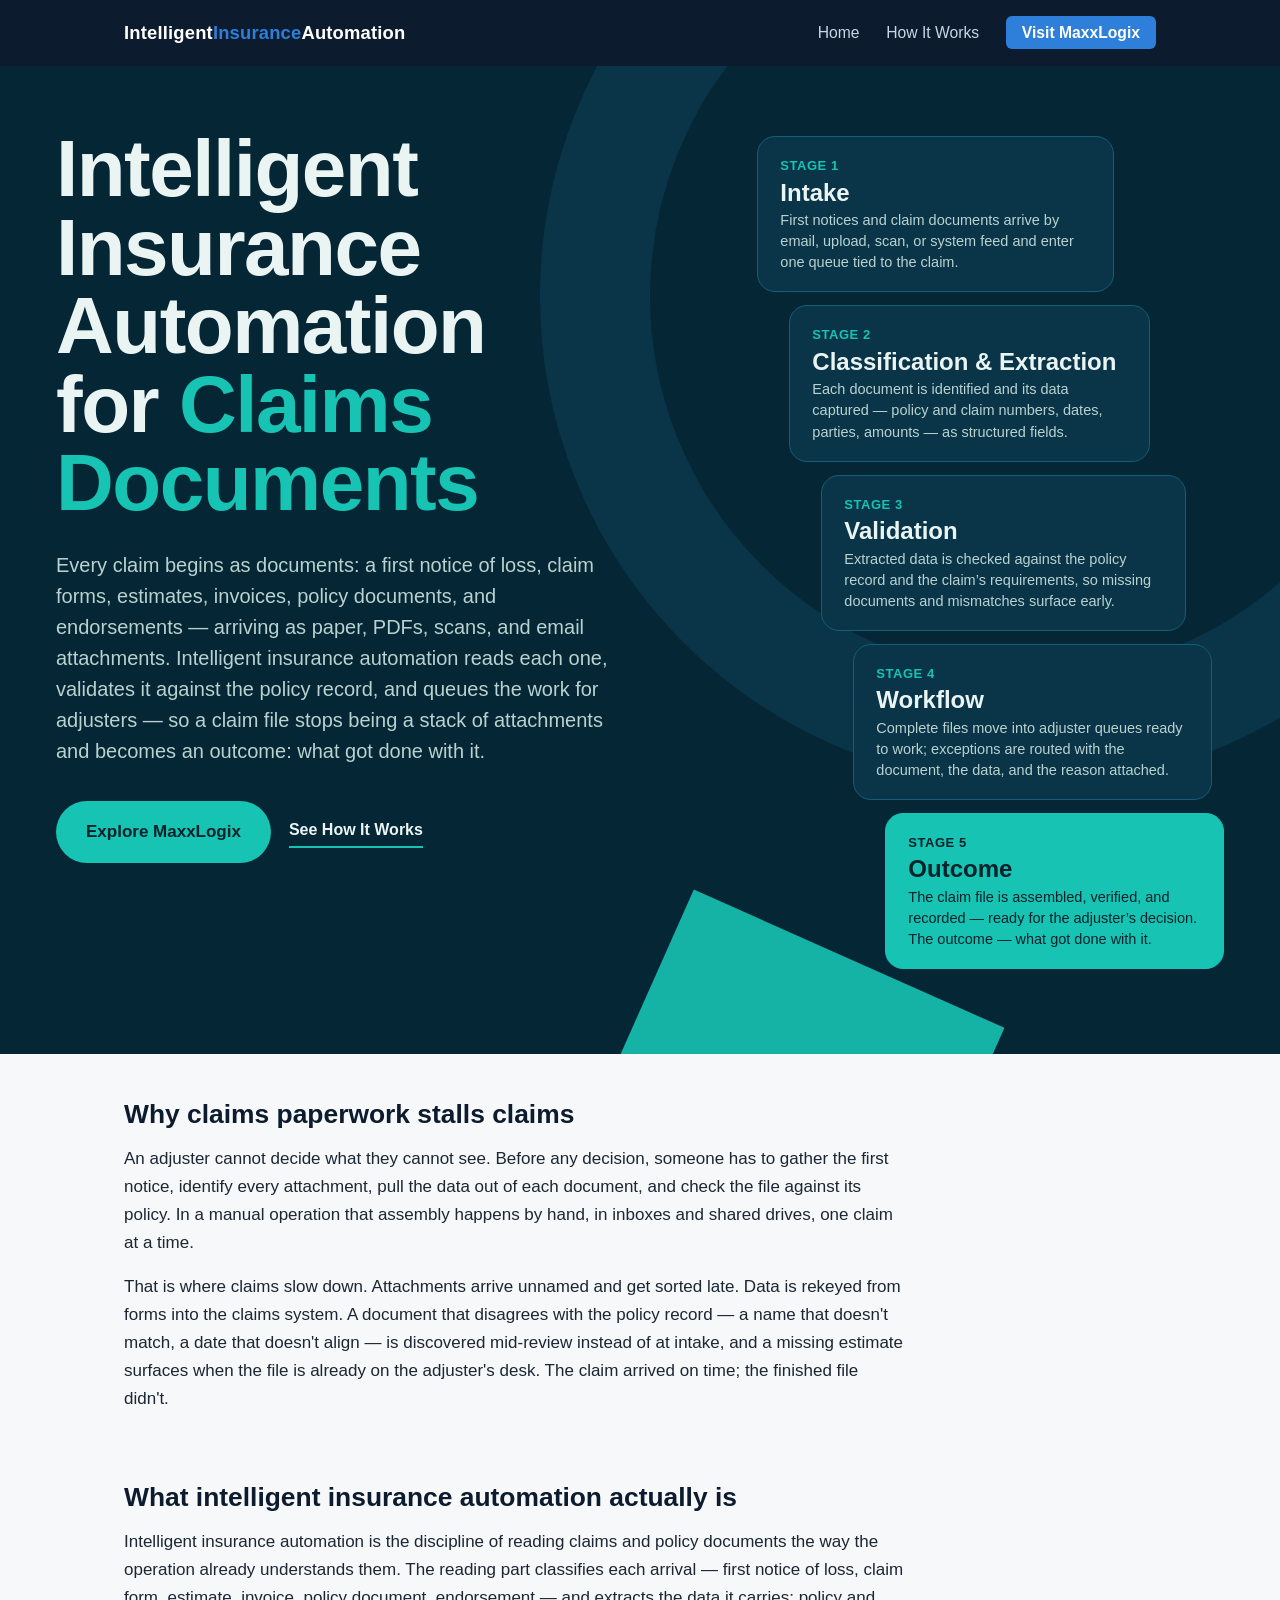
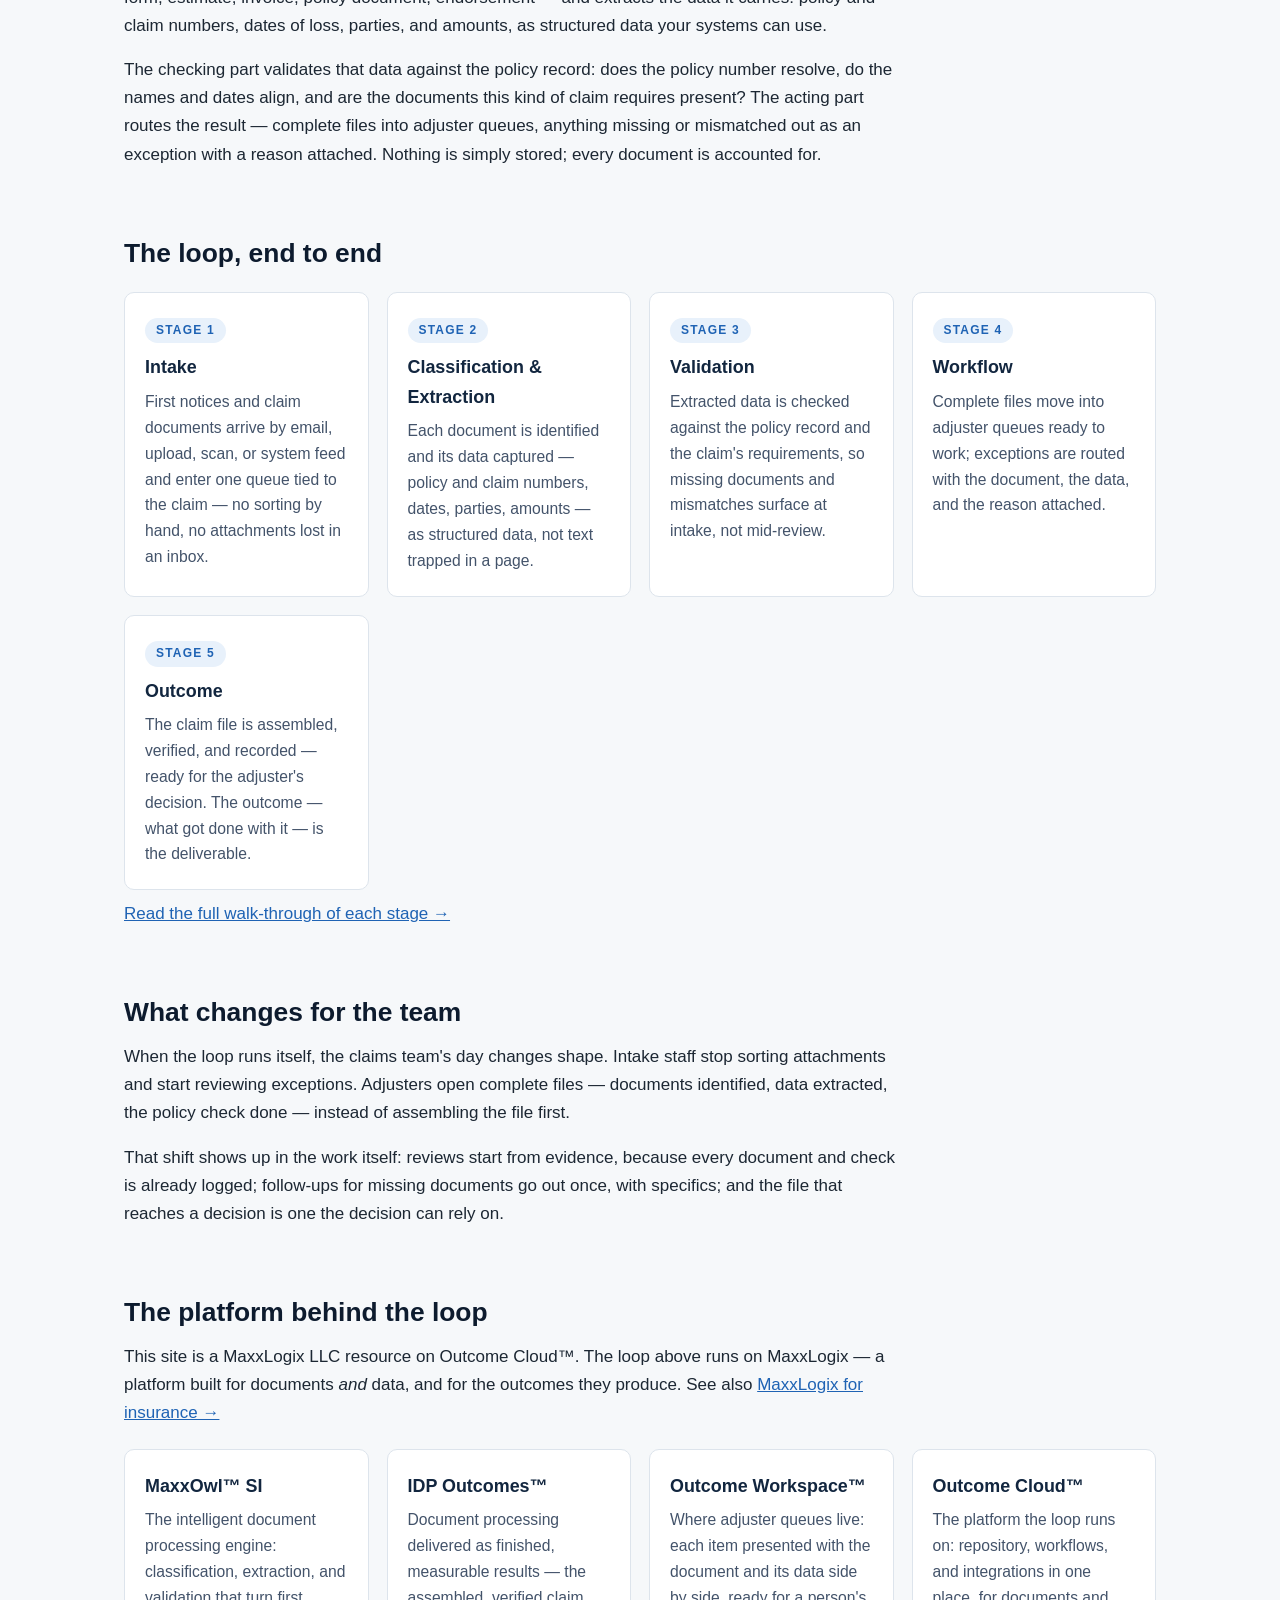
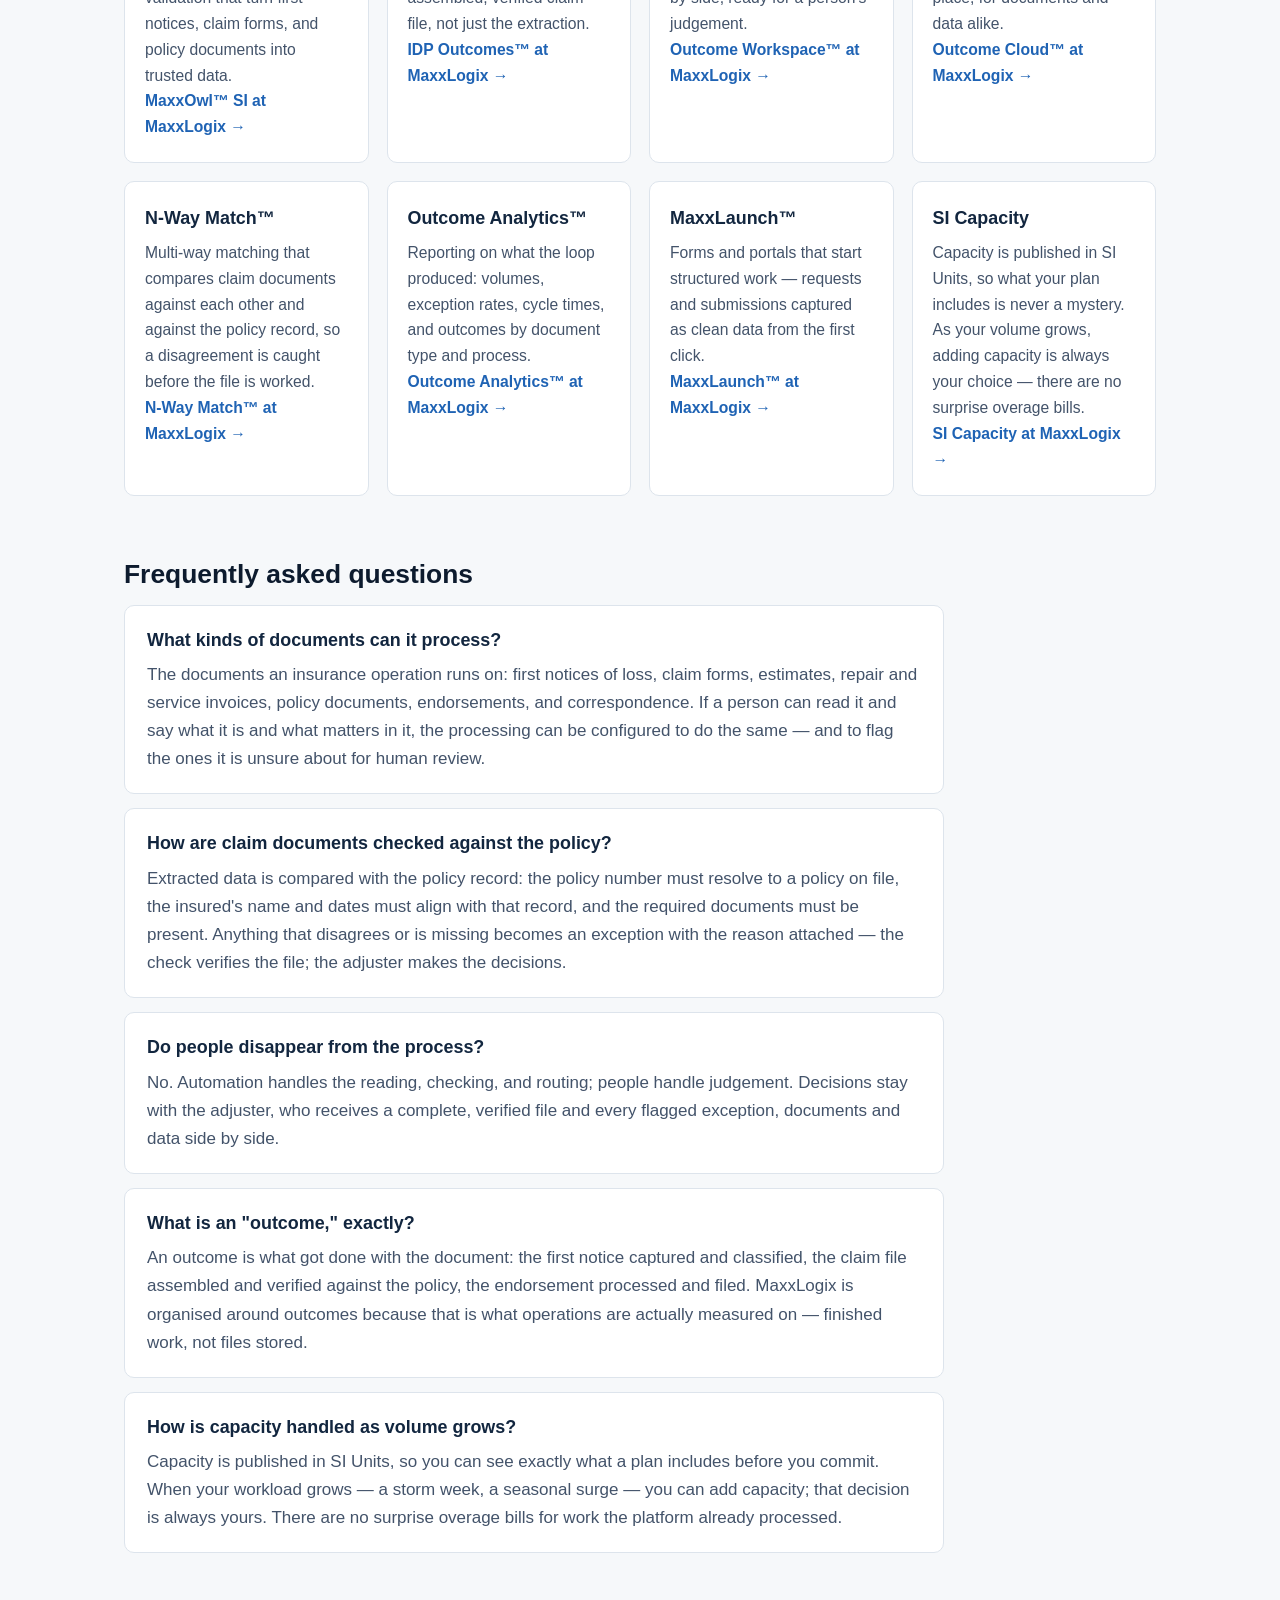
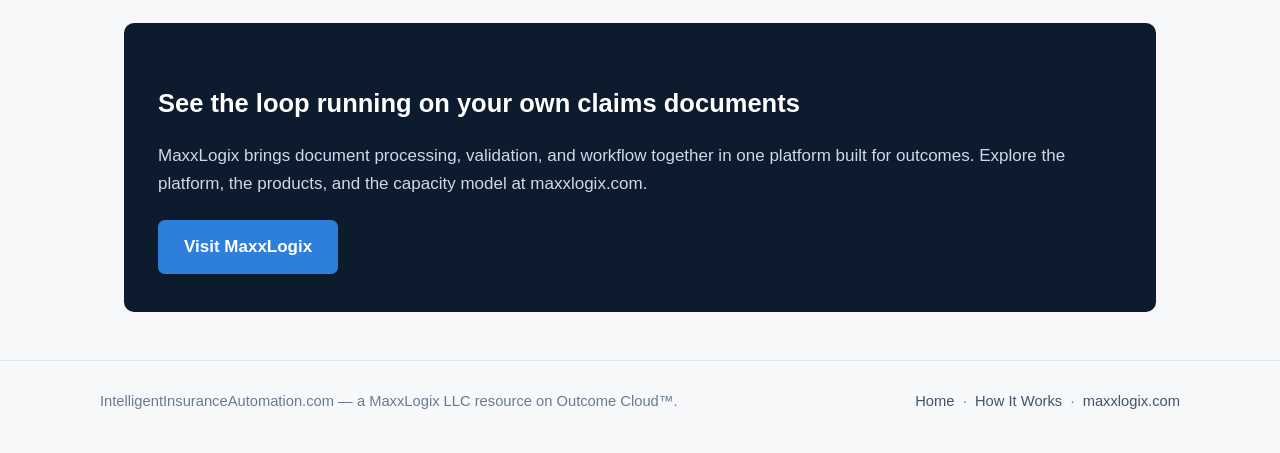
<file: index.html>
<!DOCTYPE html>
<html lang="en">
<head>
<meta charset="UTF-8">
<meta name="viewport" content="width=device-width, initial-scale=1.0">
<title>Intelligent Insurance Automation for Claims Documents | Intelligent Insurance Automation</title>
<meta name="description" content="Intelligent insurance automation reads FNOL, claims, and policy documents, validates them against the policy record, and queues complete files for adjusters.">
<link rel="canonical" href="https://intelligentinsuranceautomation.com/">
<meta property="og:type" content="website">
<meta property="og:site_name" content="Intelligent Insurance Automation">
<meta property="og:title" content="Intelligent Insurance Automation for Claims Documents">
<meta property="og:description" content="Claims arrive as documents. Outcomes get delivered. How intelligent insurance automation closes the loop — intake, extraction, validation, adjuster queues, outcome.">
<meta property="og:url" content="https://intelligentinsuranceautomation.com/">
<meta name="twitter:card" content="summary">
<link rel="stylesheet" href="style.css">
</head>
<body>

<header class="site-header">
  <div class="header-inner">
    <a class="wordmark" href="index.html">Intelligent<span>Insurance</span>Automation</a>
    <nav class="main-nav">
      <a href="index.html">Home</a>
      <a href="how-it-works.html">How It Works</a>
      <a class="nav-cta" href="https://maxxlogix.com">Visit MaxxLogix</a>
    </nav>
  </div>
</header>

<section class="bh">
  <div class="bh-wrap">
    <div class="bh-grid">
      <div>
        <h1 class="bh-h1" style="font-size:80px">Intelligent Insurance Automation for <span class="bh-a">Claims Documents</span></h1>
        <p class="bh-lede">Every claim begins as documents: a first notice of loss, claim forms, estimates, invoices, policy documents, and endorsements — arriving as paper, PDFs, scans, and email attachments. Intelligent insurance automation reads each one, validates it against the policy record, and queues the work for adjusters — so a claim file stops being a stack of attachments and becomes an outcome: what got done with it.</p>
        <div class="bh-actions">
          <a class="bh-btn" href="https://maxxlogix.com">Explore MaxxLogix</a>
          <a class="bh-link2" href="how-it-works.html">See How It Works</a>
        </div>
      </div>
      <div class="bh-path" aria-label="The path, end to end">
        <div class="bh-stage bh-s1"><div class="bh-n">Stage 1</div><div class="bh-t">Intake</div><div class="bh-d">First notices and claim documents arrive by email, upload, scan, or system feed and enter one queue tied to the claim.</div></div>
        <div class="bh-stage bh-s2"><div class="bh-n">Stage 2</div><div class="bh-t">Classification &amp; Extraction</div><div class="bh-d">Each document is identified and its data captured — policy and claim numbers, dates, parties, amounts — as structured fields.</div></div>
        <div class="bh-stage bh-s3"><div class="bh-n">Stage 3</div><div class="bh-t">Validation</div><div class="bh-d">Extracted data is checked against the policy record and the claim&rsquo;s requirements, so missing documents and mismatches surface early.</div></div>
        <div class="bh-stage bh-s4"><div class="bh-n">Stage 4</div><div class="bh-t">Workflow</div><div class="bh-d">Complete files move into adjuster queues ready to work; exceptions are routed with the document, the data, and the reason attached.</div></div>
        <div class="bh-stage bh-s5"><div class="bh-n">Stage 5</div><div class="bh-t">Outcome</div><div class="bh-d">The claim file is assembled, verified, and recorded — ready for the adjuster&rsquo;s decision. The outcome — what got done with it.</div></div>
      </div>
    </div>
  </div>
</section>

<main>

  <section>
    <h2>Why claims paperwork stalls claims</h2>
    <p>An adjuster cannot decide what they cannot see. Before any decision, someone has to gather the first notice, identify every attachment, pull the data out of each document, and check the file against its policy. In a manual operation that assembly happens by hand, in inboxes and shared drives, one claim at a time.</p>
    <p>That is where claims slow down. Attachments arrive unnamed and get sorted late. Data is rekeyed from forms into the claims system. A document that disagrees with the policy record — a name that doesn't match, a date that doesn't align — is discovered mid-review instead of at intake, and a missing estimate surfaces when the file is already on the adjuster's desk. The claim arrived on time; the finished file didn't.</p>
  </section>

  <section>
    <h2>What intelligent insurance automation actually is</h2>
    <p>Intelligent insurance automation is the discipline of reading claims and policy documents the way the operation already understands them. The reading part classifies each arrival — first notice of loss, claim form, estimate, invoice, policy document, endorsement — and extracts the data it carries: policy and claim numbers, dates of loss, parties, and amounts, as structured data your systems can use.</p>
    <p>The checking part validates that data against the policy record: does the policy number resolve, do the names and dates align, and are the documents this kind of claim requires present? The acting part routes the result — complete files into adjuster queues, anything missing or mismatched out as an exception with a reason attached. Nothing is simply stored; every document is accounted for.</p>
  </section>

  <section>
    <h2>The loop, end to end</h2>
    <div class="grid">
      <div class="card">
        <span class="step">Stage 1</span>
        <h3>Intake</h3>
        <p>First notices and claim documents arrive by email, upload, scan, or system feed and enter one queue tied to the claim — no sorting by hand, no attachments lost in an inbox.</p>
      </div>
      <div class="card">
        <span class="step">Stage 2</span>
        <h3>Classification &amp; Extraction</h3>
        <p>Each document is identified and its data captured — policy and claim numbers, dates, parties, amounts — as structured data, not text trapped in a page.</p>
      </div>
      <div class="card">
        <span class="step">Stage 3</span>
        <h3>Validation</h3>
        <p>Extracted data is checked against the policy record and the claim's requirements, so missing documents and mismatches surface at intake, not mid-review.</p>
      </div>
      <div class="card">
        <span class="step">Stage 4</span>
        <h3>Workflow</h3>
        <p>Complete files move into adjuster queues ready to work; exceptions are routed with the document, the data, and the reason attached.</p>
      </div>
      <div class="card">
        <span class="step">Stage 5</span>
        <h3>Outcome</h3>
        <p>The claim file is assembled, verified, and recorded — ready for the adjuster's decision. The outcome — what got done with it — is the deliverable.</p>
      </div>
    </div>
    <p><a href="how-it-works.html">Read the full walk-through of each stage &rarr;</a></p>
  </section>

  <section>
    <h2>What changes for the team</h2>
    <p>When the loop runs itself, the claims team's day changes shape. Intake staff stop sorting attachments and start reviewing exceptions. Adjusters open complete files — documents identified, data extracted, the policy check done — instead of assembling the file first.</p>
    <p>That shift shows up in the work itself: reviews start from evidence, because every document and check is already logged; follow-ups for missing documents go out once, with specifics; and the file that reaches a decision is one the decision can rely on.</p>
  </section>

  <section>
    <h2>The platform behind the loop</h2>
    <p class="narrow">This site is a MaxxLogix LLC resource on Outcome Cloud&trade;. The loop above runs on MaxxLogix — a platform built for documents <em>and</em> data, and for the outcomes they produce. See also <a href="https://maxxlogix.com/verticals/insurance/">MaxxLogix for insurance &rarr;</a></p>
    <div class="grid">
      <div class="card">
        <h3>MaxxOwl&trade; SI</h3>
        <p>The intelligent document processing engine: classification, extraction, and validation that turn first notices, claim forms, and policy documents into trusted data.</p>
        <p><a href="https://maxxlogix.com/maxxowl-si/">MaxxOwl&trade; SI at MaxxLogix &rarr;</a></p>
      </div>
      <div class="card">
        <h3>IDP Outcomes&trade;</h3>
        <p>Document processing delivered as finished, measurable results — the assembled, verified claim file, not just the extraction.</p>
        <p><a href="https://maxxlogix.com/idp-outcomes/">IDP Outcomes&trade; at MaxxLogix &rarr;</a></p>
      </div>
      <div class="card">
        <h3>Outcome Workspace&trade;</h3>
        <p>Where adjuster queues live: each item presented with the document and its data side by side, ready for a person's judgement.</p>
        <p><a href="https://maxxlogix.com/outcome-workspace/">Outcome Workspace&trade; at MaxxLogix &rarr;</a></p>
      </div>
      <div class="card">
        <h3>Outcome Cloud&trade;</h3>
        <p>The platform the loop runs on: repository, workflows, and integrations in one place, for documents and data alike.</p>
        <p><a href="https://maxxlogix.com/outcome-cloud/">Outcome Cloud&trade; at MaxxLogix &rarr;</a></p>
      </div>
      <div class="card">
        <h3>N-Way Match&trade;</h3>
        <p>Multi-way matching that compares claim documents against each other and against the policy record, so a disagreement is caught before the file is worked.</p>
        <p><a href="https://maxxlogix.com/outcome-match/">N-Way Match&trade; at MaxxLogix &rarr;</a></p>
      </div>
      <div class="card">
        <h3>Outcome Analytics&trade;</h3>
        <p>Reporting on what the loop produced: volumes, exception rates, cycle times, and outcomes by document type and process.</p>
        <p><a href="https://maxxlogix.com/outcome-analytics/">Outcome Analytics&trade; at MaxxLogix &rarr;</a></p>
      </div>
      <div class="card">
        <h3>MaxxLaunch&trade;</h3>
        <p>Forms and portals that start structured work — requests and submissions captured as clean data from the first click.</p>
        <p><a href="https://maxxlogix.com/maxxlaunch/">MaxxLaunch&trade; at MaxxLogix &rarr;</a></p>
      </div>
      <div class="card">
        <h3>SI Capacity</h3>
        <p>Capacity is published in SI Units, so what your plan includes is never a mystery. As your volume grows, adding capacity is always your choice — there are no surprise overage bills.</p>
        <p><a href="https://maxxlogix.com/si-capacity/">SI Capacity at MaxxLogix &rarr;</a></p>
      </div>
    </div>
  </section>

  <section>
    <h2>Frequently asked questions</h2>

    <div class="faq-item">
      <h3>What kinds of documents can it process?</h3>
      <p>The documents an insurance operation runs on: first notices of loss, claim forms, estimates, repair and service invoices, policy documents, endorsements, and correspondence. If a person can read it and say what it is and what matters in it, the processing can be configured to do the same — and to flag the ones it is unsure about for human review.</p>
    </div>

    <div class="faq-item">
      <h3>How are claim documents checked against the policy?</h3>
      <p>Extracted data is compared with the policy record: the policy number must resolve to a policy on file, the insured's name and dates must align with that record, and the required documents must be present. Anything that disagrees or is missing becomes an exception with the reason attached — the check verifies the file; the adjuster makes the decisions.</p>
    </div>

    <div class="faq-item">
      <h3>Do people disappear from the process?</h3>
      <p>No. Automation handles the reading, checking, and routing; people handle judgement. Decisions stay with the adjuster, who receives a complete, verified file and every flagged exception, documents and data side by side.</p>
    </div>

    <div class="faq-item">
      <h3>What is an "outcome," exactly?</h3>
      <p>An outcome is what got done with the document: the first notice captured and classified, the claim file assembled and verified against the policy, the endorsement processed and filed. MaxxLogix is organised around outcomes because that is what operations are actually measured on — finished work, not files stored.</p>
    </div>

    <div class="faq-item">
      <h3>How is capacity handled as volume grows?</h3>
      <p>Capacity is published in SI Units, so you can see exactly what a plan includes before you commit. When your workload grows — a storm week, a seasonal surge — you can add capacity; that decision is always yours. There are no surprise overage bills for work the platform already processed.</p>
    </div>
  </section>

  <div class="cta-band">
    <h2>See the loop running on your own claims documents</h2>
    <p>MaxxLogix brings document processing, validation, and workflow together in one platform built for outcomes. Explore the platform, the products, and the capacity model at maxxlogix.com.</p>
    <a class="btn" href="https://maxxlogix.com">Visit MaxxLogix</a>
  </div>

</main>

<footer class="site-footer">
  <div class="footer-inner">
    <span>IntelligentInsuranceAutomation.com — a MaxxLogix LLC resource on Outcome Cloud&trade;.</span>
    <span><a href="index.html">Home</a> &nbsp;·&nbsp; <a href="how-it-works.html">How It Works</a> &nbsp;·&nbsp; <a href="https://maxxlogix.com">maxxlogix.com</a></span>
  </div>
</footer>

</body>
</html>
</file>
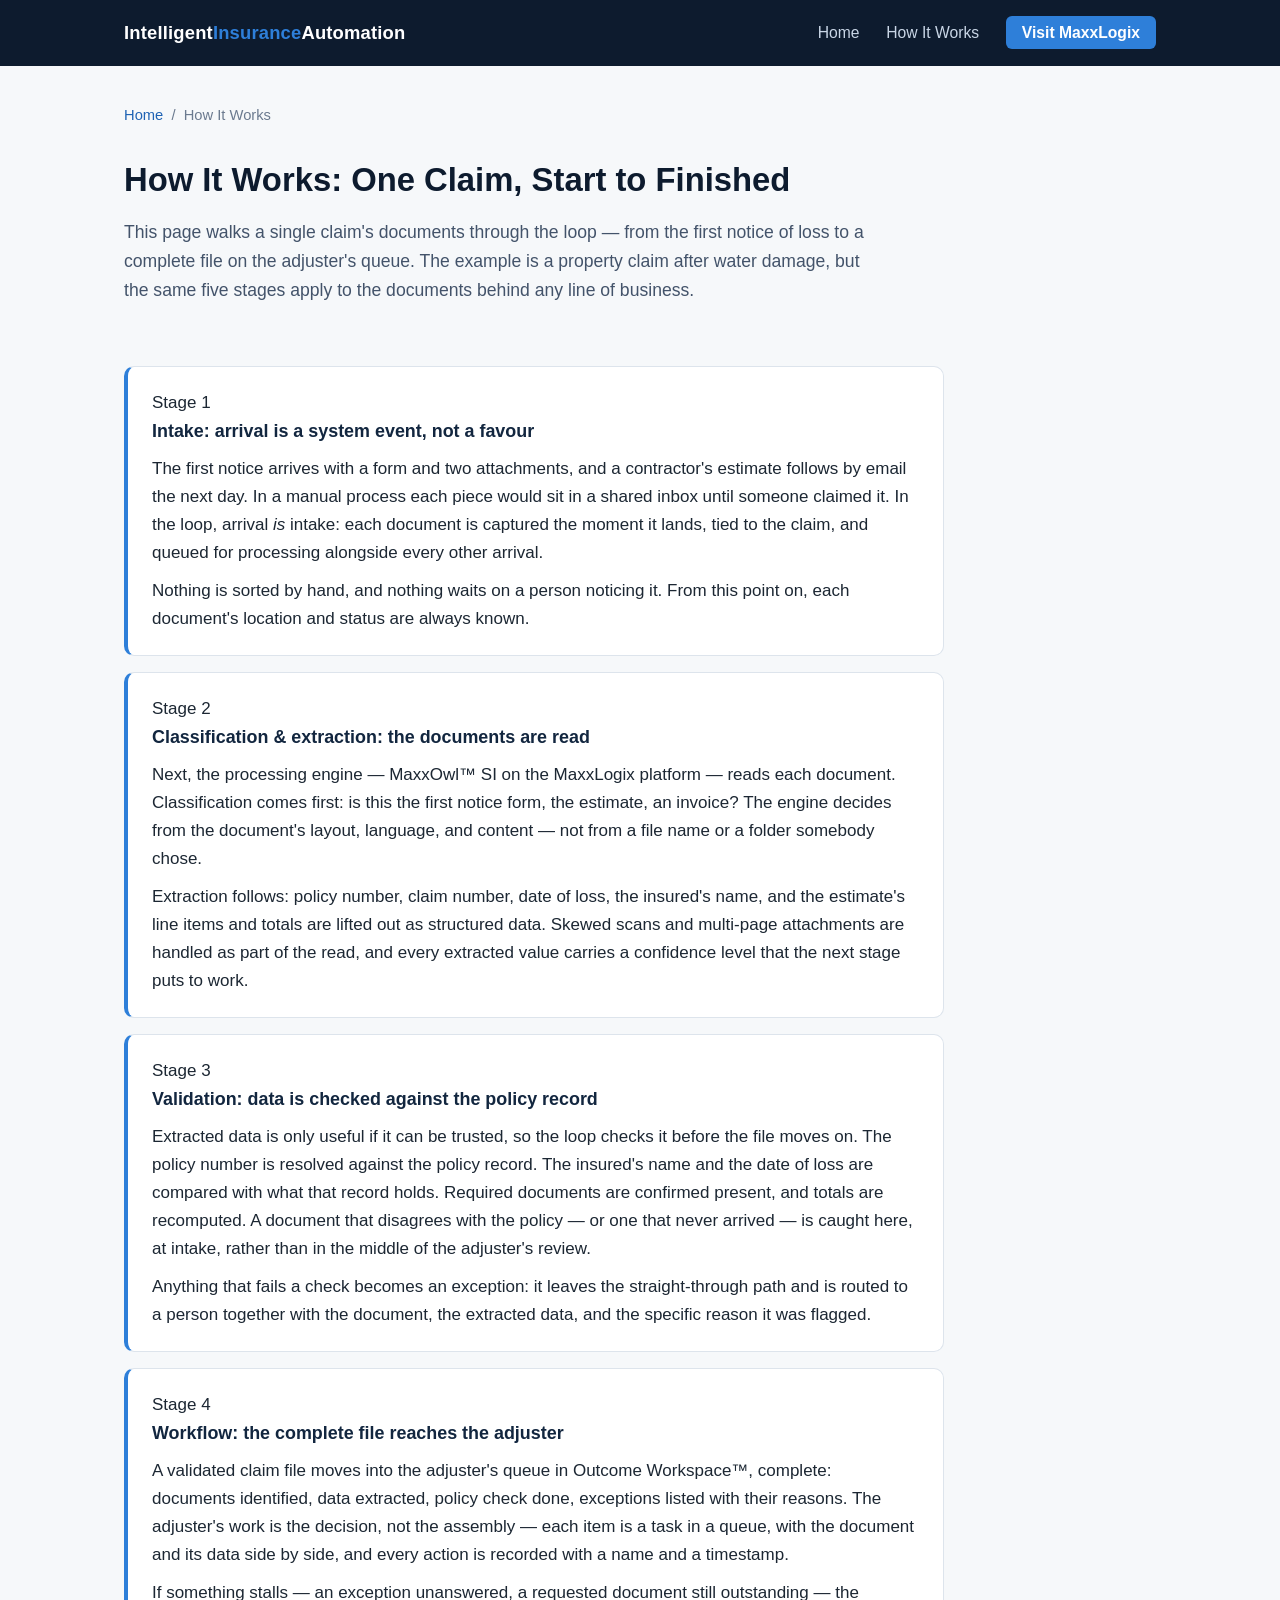
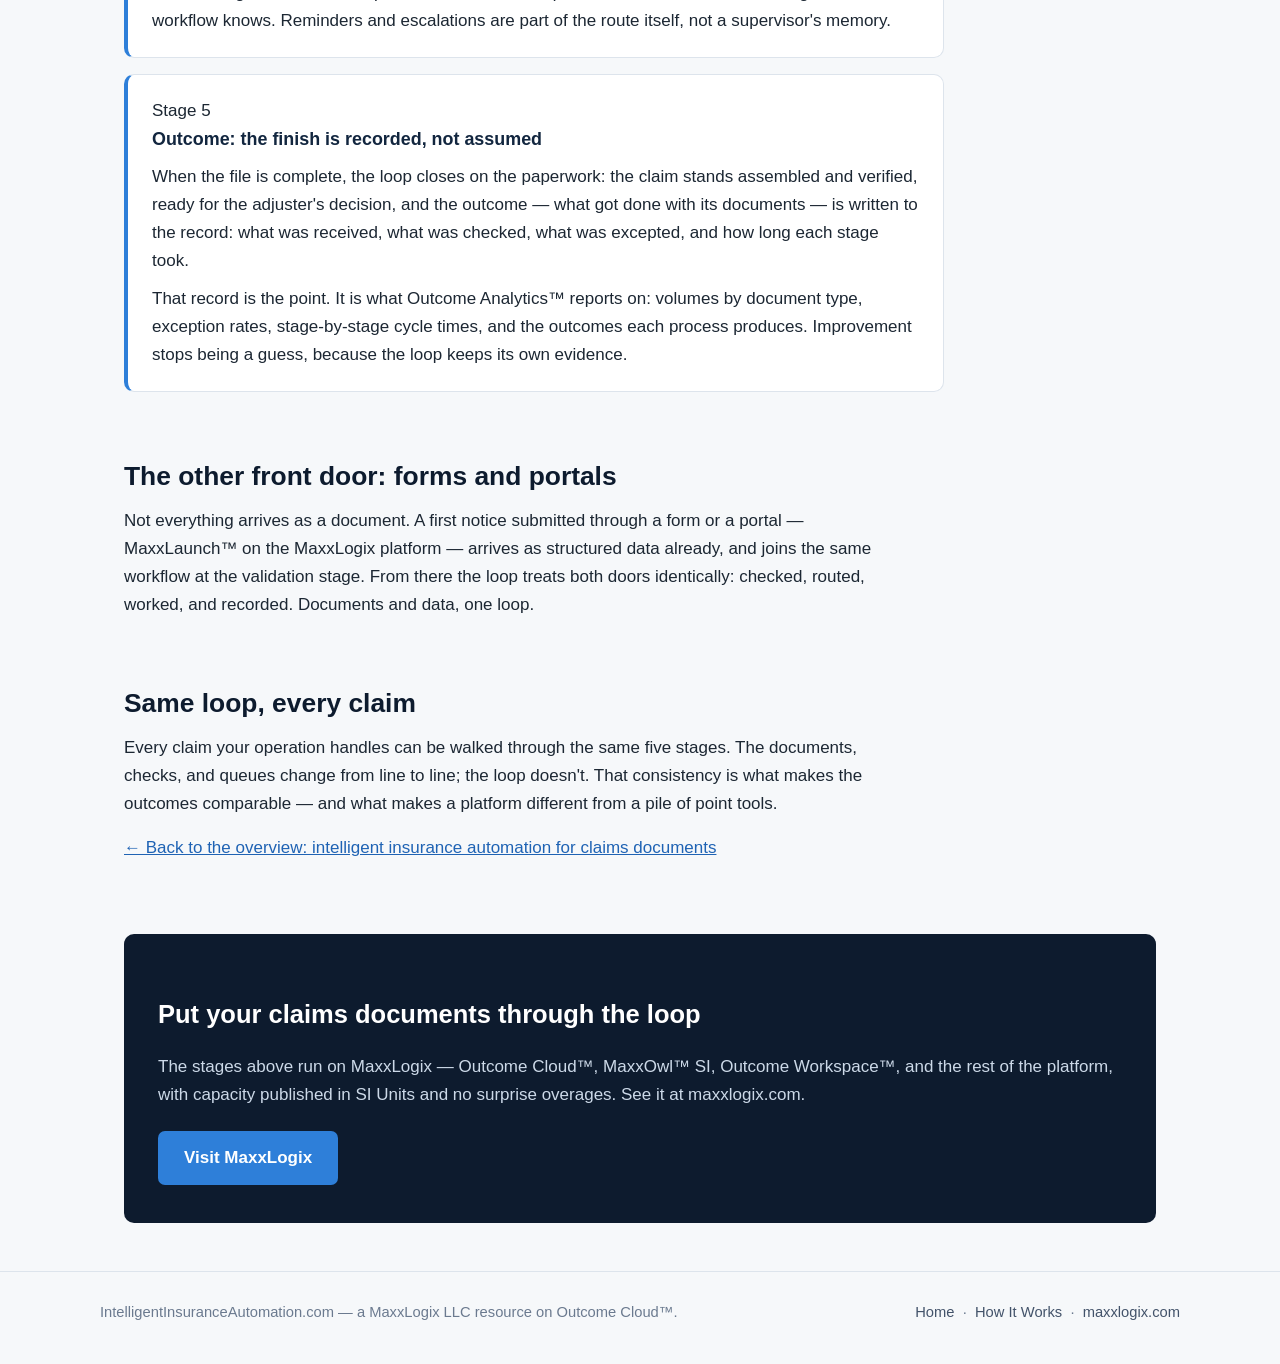
<file: how-it-works.html>
<!DOCTYPE html>
<html lang="en">
<head>
<meta charset="UTF-8">
<meta name="viewport" content="width=device-width, initial-scale=1.0">
<title>How It Works: One Claim, Start to Finished | Intelligent Insurance Automation</title>
<meta name="description" content="A stage-by-stage walk-through of intelligent insurance automation: a first notice of loss and its claim documents, validated against the policy record and queued for the adjuster.">
<link rel="canonical" href="https://intelligentinsuranceautomation.com/how-it-works.html">
<meta property="og:type" content="article">
<meta property="og:site_name" content="Intelligent Insurance Automation">
<meta property="og:title" content="How It Works: One Claim, Start to Finished">
<meta property="og:description" content="Follow one claim's documents through intake, classification and extraction, validation against the policy record, adjuster workflow, and outcome — the loop behind intelligent insurance automation.">
<meta property="og:url" content="https://intelligentinsuranceautomation.com/how-it-works.html">
<meta name="twitter:card" content="summary">
<link rel="stylesheet" href="style.css">
</head>
<body>

<header class="site-header">
  <div class="header-inner">
    <a class="wordmark" href="index.html">Intelligent<span>Insurance</span>Automation</a>
    <nav class="main-nav">
      <a href="index.html">Home</a>
      <a href="how-it-works.html">How It Works</a>
      <a class="nav-cta" href="https://maxxlogix.com">Visit MaxxLogix</a>
    </nav>
  </div>
</header>

<main>

  <p class="crumb"><a href="index.html">Home</a> &nbsp;/&nbsp; How It Works</p>

  <div class="page-head">
    <h1>How It Works: One Claim, Start to Finished</h1>
    <p class="lede">This page walks a single claim's documents through the loop — from the first notice of loss to a complete file on the adjuster's queue. The example is a property claim after water damage, but the same five stages apply to the documents behind any line of business.</p>
  </div>

  <section>
    <div class="stage-list">

      <div class="stage-block">
        <span class="step">Stage 1</span>
        <h3>Intake: arrival is a system event, not a favour</h3>
        <p>The first notice arrives with a form and two attachments, and a contractor's estimate follows by email the next day. In a manual process each piece would sit in a shared inbox until someone claimed it. In the loop, arrival <em>is</em> intake: each document is captured the moment it lands, tied to the claim, and queued for processing alongside every other arrival.</p>
        <p>Nothing is sorted by hand, and nothing waits on a person noticing it. From this point on, each document's location and status are always known.</p>
      </div>

      <div class="stage-block">
        <span class="step">Stage 2</span>
        <h3>Classification &amp; extraction: the documents are read</h3>
        <p>Next, the processing engine — MaxxOwl&trade; SI on the MaxxLogix platform — reads each document. Classification comes first: is this the first notice form, the estimate, an invoice? The engine decides from the document's layout, language, and content — not from a file name or a folder somebody chose.</p>
        <p>Extraction follows: policy number, claim number, date of loss, the insured's name, and the estimate's line items and totals are lifted out as structured data. Skewed scans and multi-page attachments are handled as part of the read, and every extracted value carries a confidence level that the next stage puts to work.</p>
      </div>

      <div class="stage-block">
        <span class="step">Stage 3</span>
        <h3>Validation: data is checked against the policy record</h3>
        <p>Extracted data is only useful if it can be trusted, so the loop checks it before the file moves on. The policy number is resolved against the policy record. The insured's name and the date of loss are compared with what that record holds. Required documents are confirmed present, and totals are recomputed. A document that disagrees with the policy — or one that never arrived — is caught here, at intake, rather than in the middle of the adjuster's review.</p>
        <p>Anything that fails a check becomes an exception: it leaves the straight-through path and is routed to a person together with the document, the extracted data, and the specific reason it was flagged.</p>
      </div>

      <div class="stage-block">
        <span class="step">Stage 4</span>
        <h3>Workflow: the complete file reaches the adjuster</h3>
        <p>A validated claim file moves into the adjuster's queue in Outcome Workspace&trade;, complete: documents identified, data extracted, policy check done, exceptions listed with their reasons. The adjuster's work is the decision, not the assembly — each item is a task in a queue, with the document and its data side by side, and every action is recorded with a name and a timestamp.</p>
        <p>If something stalls — an exception unanswered, a requested document still outstanding — the workflow knows. Reminders and escalations are part of the route itself, not a supervisor's memory.</p>
      </div>

      <div class="stage-block">
        <span class="step">Stage 5</span>
        <h3>Outcome: the finish is recorded, not assumed</h3>
        <p>When the file is complete, the loop closes on the paperwork: the claim stands assembled and verified, ready for the adjuster's decision, and the outcome — what got done with its documents — is written to the record: what was received, what was checked, what was excepted, and how long each stage took.</p>
        <p>That record is the point. It is what Outcome Analytics&trade; reports on: volumes by document type, exception rates, stage-by-stage cycle times, and the outcomes each process produces. Improvement stops being a guess, because the loop keeps its own evidence.</p>
      </div>

    </div>
  </section>

  <section>
    <h2>The other front door: forms and portals</h2>
    <p class="narrow">Not everything arrives as a document. A first notice submitted through a form or a portal — MaxxLaunch&trade; on the MaxxLogix platform — arrives as structured data already, and joins the same workflow at the validation stage. From there the loop treats both doors identically: checked, routed, worked, and recorded. Documents and data, one loop.</p>
  </section>

  <section>
    <h2>Same loop, every claim</h2>
    <p class="narrow">Every claim your operation handles can be walked through the same five stages. The documents, checks, and queues change from line to line; the loop doesn't. That consistency is what makes the outcomes comparable — and what makes a platform different from a pile of point tools.</p>
    <p class="narrow"><a href="index.html">&larr; Back to the overview: intelligent insurance automation for claims documents</a></p>
  </section>

  <div class="cta-band">
    <h2>Put your claims documents through the loop</h2>
    <p>The stages above run on MaxxLogix — Outcome Cloud&trade;, MaxxOwl&trade; SI, Outcome Workspace&trade;, and the rest of the platform, with capacity published in SI Units and no surprise overages. See it at maxxlogix.com.</p>
    <a class="btn" href="https://maxxlogix.com">Visit MaxxLogix</a>
  </div>

</main>

<footer class="site-footer">
  <div class="footer-inner">
    <span>IntelligentInsuranceAutomation.com — a MaxxLogix LLC resource on Outcome Cloud&trade;.</span>
    <span><a href="index.html">Home</a> &nbsp;·&nbsp; <a href="how-it-works.html">How It Works</a> &nbsp;·&nbsp; <a href="https://maxxlogix.com">maxxlogix.com</a></span>
  </div>
</footer>

</body>
</html>
</file>
<file: style.css>
/* Intelligent Insurance Automation — microsite styles
   Palette: deep navy / slate with a single steel-blue accent.
   No external assets. System font stack only. */

:root {
  --navy: #0d1b2e;
  --navy-2: #12263f;
  --slate: #43536a;
  --slate-light: #6b7a8f;
  --ink: #1c2733;
  --bg: #f6f8fa;
  --card: #ffffff;
  --line: #dde4ec;
  --accent: #2e7fd9;
  --accent-dark: #1f63b4;
  --radius: 10px;
}

* { box-sizing: border-box; }

html { scroll-behavior: smooth; }

body {
  margin: 0;
  font-family: -apple-system, BlinkMacSystemFont, "Segoe UI", Roboto,
    "Helvetica Neue", Arial, sans-serif;
  color: var(--ink);
  background: var(--bg);
  line-height: 1.65;
  font-size: 17px;
}

a { color: var(--accent-dark); }
a:hover { color: var(--accent); }

/* ---------- Header ---------- */
.site-header {
  background: var(--navy);
  color: #fff;
}
.header-inner {
  max-width: 1080px;
  margin: 0 auto;
  padding: 18px 24px;
  display: flex;
  flex-wrap: wrap;
  align-items: center;
  justify-content: space-between;
  gap: 12px;
}
.wordmark {
  color: #fff;
  text-decoration: none;
  font-weight: 700;
  font-size: 1.15rem;
  letter-spacing: 0.01em;
}
.wordmark span { color: var(--accent); }
.main-nav a {
  color: #c9d6e6;
  text-decoration: none;
  margin-left: 22px;
  font-size: 0.98rem;
}
.main-nav a:hover { color: #fff; }
.main-nav a.nav-cta {
  background: var(--accent);
  color: #fff;
  padding: 8px 16px;
  border-radius: 6px;
  font-weight: 600;
}
.main-nav a.nav-cta:hover { background: var(--accent-dark); }

/* ---------- Hero ---------- */
.hero {
  background: linear-gradient(160deg, var(--navy) 0%, var(--navy-2) 70%, #1a3a5c 100%);
  color: #fff;
  padding: 64px 24px 72px;
}
.hero-inner { max-width: 820px; margin: 0 auto; }
.hero .eyebrow {
  text-transform: uppercase;
  letter-spacing: 0.14em;
  font-size: 0.78rem;
  font-weight: 700;
  color: #8fc1f2;
  margin: 0 0 14px;
}
.hero h1 {
  font-size: 2.45rem;
  line-height: 1.18;
  margin: 0 0 18px;
  font-weight: 750;
}
.hero p.lede {
  font-size: 1.16rem;
  color: #d7e3f0;
  margin: 0 0 28px;
  max-width: 680px;
}
.btn {
  display: inline-block;
  background: var(--accent);
  color: #fff;
  text-decoration: none;
  font-weight: 600;
  padding: 13px 26px;
  border-radius: 7px;
  margin-right: 12px;
}
.btn:hover { background: var(--accent-dark); color: #fff; }
.btn.ghost {
  background: transparent;
  border: 1px solid #7d97b5;
  color: #e6eef7;
}
.btn.ghost:hover { border-color: #fff; color: #fff; }

/* ---------- Layout ---------- */
main { max-width: 1080px; margin: 0 auto; padding: 0 24px; }
section { padding: 44px 0 8px; }
section h2 {
  font-size: 1.65rem;
  line-height: 1.25;
  color: var(--navy);
  margin: 0 0 14px;
}
section h3 { color: var(--navy-2); margin: 0 0 8px; font-size: 1.12rem; }
section p { max-width: 780px; margin: 0 0 16px; }
.narrow { max-width: 780px; }

/* ---------- Stage / card grids ---------- */
.grid {
  display: grid;
  grid-template-columns: repeat(auto-fit, minmax(230px, 1fr));
  gap: 18px;
  margin: 22px 0 10px;
}
.card {
  background: var(--card);
  border: 1px solid var(--line);
  border-radius: var(--radius);
  padding: 22px 20px;
}
.card .step {
  display: inline-block;
  font-size: 0.75rem;
  font-weight: 700;
  letter-spacing: 0.1em;
  text-transform: uppercase;
  color: var(--accent-dark);
  background: #e8f1fb;
  border-radius: 20px;
  padding: 3px 11px;
  margin-bottom: 10px;
}
.card p { margin: 0; font-size: 0.98rem; color: var(--slate); }
.card h3 { margin-bottom: 6px; }
.card a { font-weight: 600; text-decoration: none; }
.card a:hover { text-decoration: underline; }

/* ---------- Deep-dive stage list (how it works) ---------- */
.stage-list { max-width: 820px; }
.stage-block {
  background: var(--card);
  border: 1px solid var(--line);
  border-left: 4px solid var(--accent);
  border-radius: var(--radius);
  padding: 22px 24px;
  margin-bottom: 16px;
}
.stage-block p { margin: 0 0 10px; }
.stage-block p:last-child { margin-bottom: 0; }

/* ---------- FAQ ---------- */
.faq-item {
  background: var(--card);
  border: 1px solid var(--line);
  border-radius: var(--radius);
  padding: 20px 22px;
  margin-bottom: 14px;
  max-width: 820px;
}
.faq-item h3 { margin-bottom: 6px; }
.faq-item p { margin: 0; color: var(--slate); }

/* ---------- CTA band ---------- */
.cta-band {
  background: var(--navy);
  color: #fff;
  border-radius: var(--radius);
  padding: 38px 34px;
  margin: 48px 0;
  text-align: left;
}
.cta-band h2 { color: #fff; margin-bottom: 10px; }
.cta-band p { color: #ccd9e8; margin-bottom: 22px; }

/* ---------- Footer ---------- */
.site-footer {
  border-top: 1px solid var(--line);
  margin-top: 24px;
  padding: 28px 24px 40px;
  color: var(--slate-light);
  font-size: 0.92rem;
}
.footer-inner {
  max-width: 1080px;
  margin: 0 auto;
  display: flex;
  flex-wrap: wrap;
  gap: 10px 28px;
  justify-content: space-between;
}
.site-footer a { color: var(--slate); text-decoration: none; }
.site-footer a:hover { text-decoration: underline; }

/* ---------- Breadcrumb (subpage) ---------- */
.crumb { padding: 22px 0 0; font-size: 0.92rem; color: var(--slate-light); }
.crumb a { text-decoration: none; }
.crumb a:hover { text-decoration: underline; }
.page-head { padding-top: 18px; }
.page-head h1 { font-size: 2.05rem; color: var(--navy); line-height: 1.22; margin: 0 0 12px; }
.page-head p.lede { font-size: 1.1rem; color: var(--slate); max-width: 760px; }

/* ---------- Responsive ---------- */
@media (max-width: 640px) {
  body { font-size: 16px; }
  .hero { padding: 44px 20px 52px; }
  .hero h1 { font-size: 1.85rem; }
  .page-head h1 { font-size: 1.6rem; }
  section h2 { font-size: 1.4rem; }
  .main-nav a { margin-left: 14px; }
  .btn { display: block; text-align: center; margin: 0 0 10px; }
  .cta-band { padding: 28px 22px; }
}

/* ===== Bold hero (bh-) — 2026-11-17 rollout, approved sample system ===== */
.bh{position:relative;background:#052635;color:#eaf5f3;overflow:clip;padding:64px 56px 72px}
.bh::before{content:"";position:absolute;width:760px;height:760px;border-radius:50%;border:110px solid #0a3549;right:-240px;top:-260px}
.bh::after{content:"";position:absolute;width:340px;height:340px;background:#17c3b2;right:330px;bottom:-230px;transform:rotate(24deg);opacity:.9}
.bh-wrap{position:relative;z-index:2;max-width:1360px;margin:0 auto}
.bh-grid{display:grid;grid-template-columns:minmax(0,7fr) minmax(0,5fr);gap:48px;align-items:start}
.bh-h1{font-weight:800;line-height:.98;letter-spacing:-1.5px;margin:0;overflow-wrap:break-word;text-wrap:balance;color:#eaf5f3}
.bh-a{color:#17c3b2}
.bh-h{color:#ffb03a}
.bh-lede{margin-top:28px;font-size:20px;line-height:1.55;color:#b9d2cf;max-width:560px}
.bh-actions{margin-top:34px;display:flex;gap:18px;align-items:center;flex-wrap:wrap}
.bh-btn{display:inline-block;background:#17c3b2;color:#03222b;font-weight:700;font-size:17px;text-decoration:none;padding:17px 30px;border-radius:999px;transition:transform .18s ease}
.bh-btn:hover{transform:translateY(-2px);color:#03222b}
.bh-link2{color:#eaf5f3;font-weight:600;font-size:16px;text-decoration:none;border-bottom:2px solid #17c3b2;padding-bottom:3px}
.bh-link2:hover{color:#17c3b2}
.bh-path{position:relative;padding-top:6px}
.bh-stage{background:#0a3549;border:1px solid #155e75;border-radius:18px;padding:18px 22px;margin-bottom:13px;position:relative}
.bh-n{font-size:13px;color:#17c3b2;font-weight:700;letter-spacing:.04em;text-transform:uppercase}
.bh-t{font-size:24px;font-weight:700;margin-top:2px;line-height:1.15;color:#eaf5f3}
.bh-d{font-size:14.5px;color:#b9d2cf;margin-top:4px;line-height:1.45}
.bh-s1{margin-right:110px}
.bh-s2{margin-left:32px;margin-right:74px}
.bh-s3{margin-left:64px;margin-right:38px}
.bh-s4{margin-left:96px;margin-right:12px}
.bh-s5{margin-left:128px;background:#17c3b2;border-color:#17c3b2}
.bh-s5 .bh-n,.bh-s5 .bh-t,.bh-s5 .bh-d{color:#03222b}
@media (max-width:900px){
  .bh{padding:44px 24px 54px}
  .bh-grid{grid-template-columns:1fr}
  .bh-h1{font-size:52px !important}
  .bh-s1,.bh-s2,.bh-s3,.bh-s4,.bh-s5{margin-left:0;margin-right:0}
}
@media (prefers-reduced-motion: reduce){
  .bh-btn{transition:none}
  .bh-btn:hover{transform:none}
}
</file>
